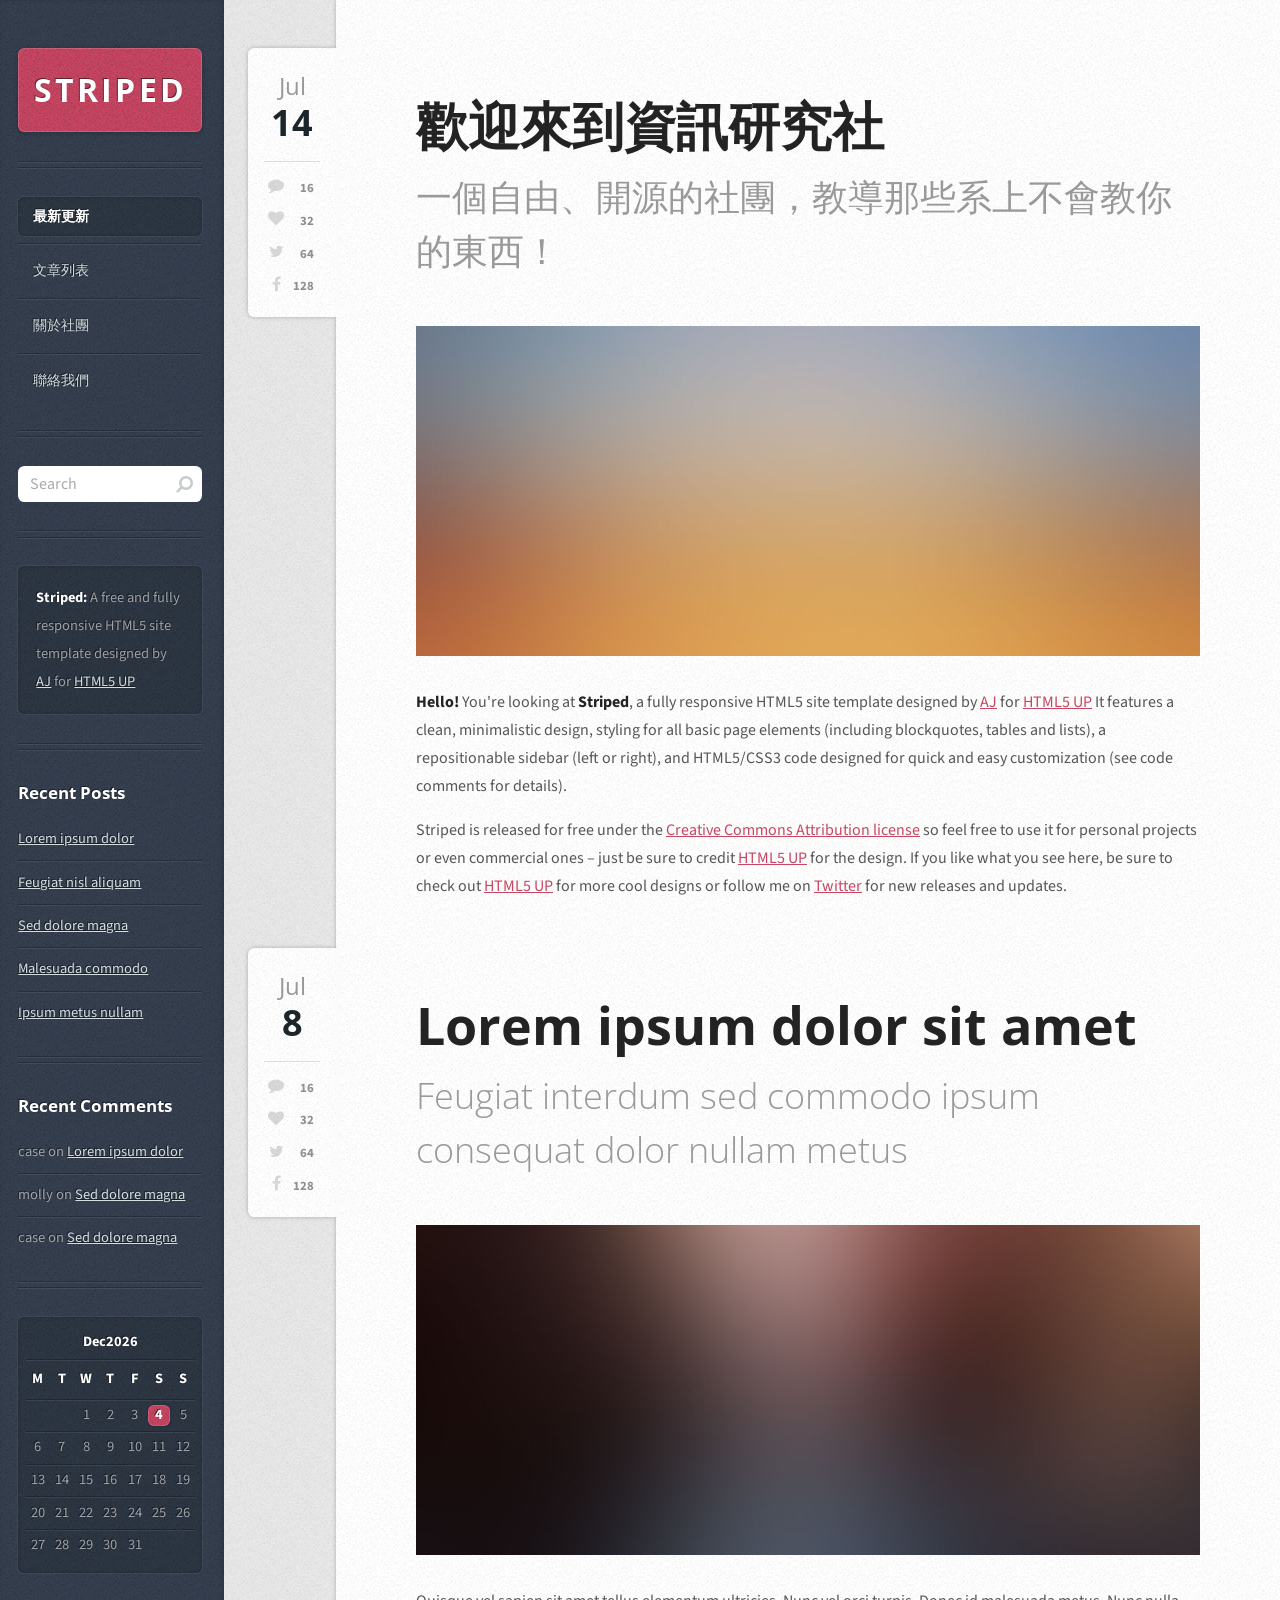
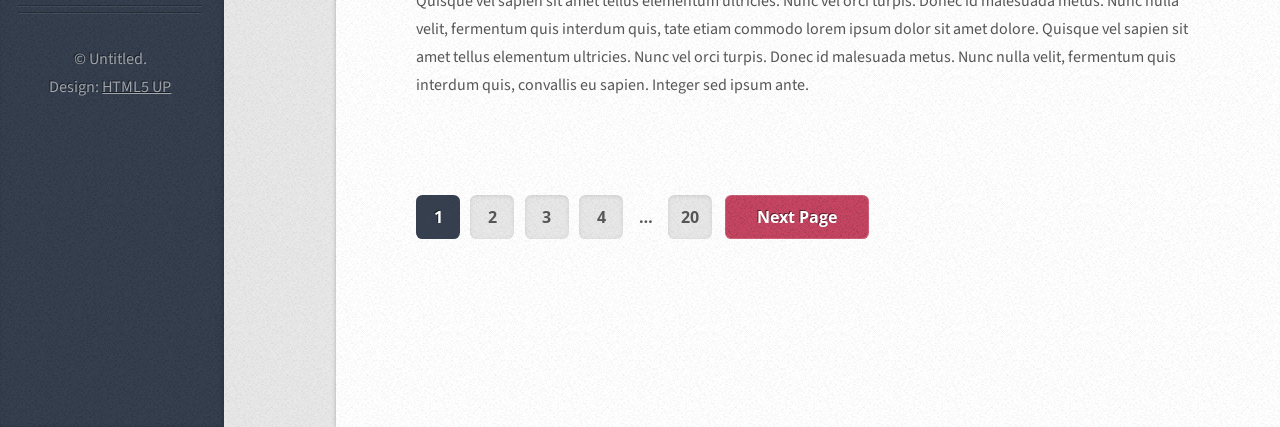
<file: index.html>
<!DOCTYPE HTML>
<!--
	Striped by HTML5 UP
	html5up.net | @n33co
	Free for personal and commercial use under the CCA 3.0 license (html5up.net/license)
-->
<html>
	<head>
		<title>大同大學資訊創意研究社</title>
		<meta http-equiv="content-type" content="text/html; charset=utf-8" />
		<meta name="description" content="" />
		<meta name="keywords" content="" />
		<!--[if lte IE 8]><script src="css/ie/html5shiv.js"></script><![endif]-->
		<script src="js/jquery.min.js"></script>
		<script src="js/skel.min.js"></script>
		<script src="js/skel-layers.min.js"></script>
		<script src="js/init.js"></script>
		<script src="js/calendar.js"></script>
		<noscript>
			<link rel="stylesheet" href="css/skel.css" />
			<link rel="stylesheet" href="css/style.css" />
			<link rel="stylesheet" href="css/style-desktop.css" />
			<link rel="stylesheet" href="css/style-wide.css" />
		</noscript>
		<!--[if lte IE 8]><link rel="stylesheet" href="css/ie/v8.css" /><![endif]-->
	</head>
	<!--
		Note: Set the body element's class to "left-sidebar" to position the sidebar on the left.
		Set it to "right-sidebar" to, you guessed it, position it on the right.
	-->
	<body class="left-sidebar" onload="calendar()">

		<!-- Wrapper -->
			<div id="wrapper">

				<!-- Content -->
					<div id="content">
						<div class="inner">
					
							<!-- Post -->
								<article class="box post post-excerpt">
									<header>
										<!--
											Note: Titles and subtitles will wrap automatically when necessary, so don't worry
											if they get too long. You can also remove the <p> entirely if you don't
											need a subtitle.
										-->
										<h2><a href="#">歡迎來到資訊研究社</a></h2>
										<p>一個自由、開源的社團，教導那些系上不會教你的東西！</p>
									</header>
									<div class="info">
										<!--
											Note: The date should be formatted exactly as it's shown below. In particular, the
											"least significant" characters of the month should be encapsulated in a <span>
											element to denote what gets dropped in 1200px mode (eg. the "uary" in "January").
											Oh, and if you don't need a date for a particular page or post you can simply delete
											the entire "date" element.
											
										-->
										<span class="date"><span class="month">Jul<span>y</span></span> <span class="day">14</span><span class="year">, 2014</span></span>
										<!--
											Note: You can change the number of list items in "stats" to whatever you want.
										-->
										<ul class="stats">
											<li><a href="#" class="icon fa-comment">16</a></li>
											<li><a href="#" class="icon fa-heart">32</a></li>
											<li><a href="#" class="icon fa-twitter">64</a></li>
											<li><a href="#" class="icon fa-facebook">128</a></li>
										</ul>
									</div>
									<a href="#" class="image featured"><img src="images/pic01.jpg" alt="" /></a>
									<p>
										<strong>Hello!</strong> You're looking at <strong>Striped</strong>, a fully responsive HTML5 site template designed by <a href="http://n33.co">AJ</a>
										for <a href="http://html5up.net">HTML5 UP</a> It features a clean, minimalistic design, styling for all basic page elements (including blockquotes, tables and lists), a
										repositionable sidebar (left or right), and HTML5/CSS3 code designed for quick and easy customization (see code comments for details).
									</p>
									<p>
										Striped is released for free under the <a href="http://html5up.net/license">Creative Commons Attribution license</a> so feel free to use it for personal projects
										or even commercial ones &ndash; just be sure to credit <a href="http://html5up.net">HTML5 UP</a> for the design. If you like what you see here, be sure to check out
										<a href="http://html5up.net">HTML5 UP</a> for more cool designs or follow me on <a href="http://twitter.com/n33co">Twitter</a> for new releases and updates.
									</p>
								</article>
						
							<!-- Post -->
								<article class="box post post-excerpt">
									<header>
										<h2><a href="#">Lorem ipsum dolor sit amet</a></h2>
										<p>Feugiat interdum sed commodo ipsum consequat dolor nullam metus</p>
									</header>
									<div class="info">
										<span class="date"><span class="month">Jul<span>y</span></span> <span class="day">8</span><span class="year">, 2014</span></span>
										<ul class="stats">
											<li><a href="#" class="icon fa-comment">16</a></li>
											<li><a href="#" class="icon fa-heart">32</a></li>
											<li><a href="#" class="icon fa-twitter">64</a></li>
											<li><a href="#" class="icon fa-facebook">128</a></li>
										</ul>
									</div>
									<a href="#" class="image featured"><img src="images/pic02.jpg" alt="" /></a>
									<p>
										Quisque vel sapien sit amet tellus elementum ultricies. Nunc vel orci turpis. Donec id malesuada metus. 
										Nunc nulla velit, fermentum quis interdum quis, tate etiam commodo lorem ipsum dolor sit amet dolore. 
										Quisque vel sapien sit amet tellus elementum ultricies. Nunc vel orci turpis. Donec id malesuada metus. 
										Nunc nulla velit, fermentum quis interdum quis, convallis eu sapien. Integer sed ipsum ante.
									</p>
								</article>

							<!-- Pagination -->
								<div class="pagination">
									<!--<a href="#" class="button previous">Previous Page</a>-->
									<div class="pages">
										<a href="#" class="active">1</a>
										<a href="#">2</a>
										<a href="#">3</a>
										<a href="#">4</a>
										<span>&hellip;</span>
										<a href="#">20</a>
									</div>
									<a href="#" class="button next">Next Page</a>
								</div>

						</div>
					</div>

				<!-- Sidebar -->
					<div id="sidebar">
					
						<!-- Logo -->
							<h1 id="logo"><a href="#">STRIPED</a></h1>
					
						<!-- Nav -->
							<nav id="nav">
								<ul>
									<li class="current"><a href="#">最新更新</a></li>
									<li><a href="#">文章列表</a></li>
									<li><a href="#">關於社團</a></li>
									<li><a href="#">聯絡我們</a></li>
								</ul>
							</nav>

						<!-- Search -->
							<section class="box search">
								<form method="post" action="#">
									<input type="text" class="text" name="search" placeholder="Search" />
								</form>
							</section>
					
						<!-- Text -->
							<section class="box text-style1">
								<div class="inner">
									<p>
										<strong>Striped:</strong> A free and fully responsive HTML5 site
										template designed by <a href="http://n33.co/">AJ</a> for <a href="http://html5up.net/">HTML5 UP</a>
									</p>
								</div>
							</section>
					
						<!-- Recent Posts -->
							<section class="box recent-posts">
								<header>
									<h2>Recent Posts</h2>
								</header>
								<ul>
									<li><a href="#">Lorem ipsum dolor</a></li>
									<li><a href="#">Feugiat nisl aliquam</a></li>
									<li><a href="#">Sed dolore magna</a></li>
									<li><a href="#">Malesuada commodo</a></li>
									<li><a href="#">Ipsum metus nullam</a></li>
								</ul>
							</section>
					
						<!-- Recent Comments -->
							<section class="box recent-comments">
								<header>
									<h2>Recent Comments</h2>
								</header>
								<ul>
									<li>case on <a href="#">Lorem ipsum dolor</a></li>
									<li>molly on <a href="#">Sed dolore magna</a></li>
									<li>case on <a href="#">Sed dolore magna</a></li>
								</ul>
							</section>
					
						<!-- Calendar -->
							<section class="box calendar">
								<div class="inner">
								</div>
							</section>
						
						<!-- Copyright -->
							<ul id="copyright">
								<li>&copy; Untitled.</li><li>Design: <a href="http://html5up.net">HTML5 UP</a></li>
							</ul>

					</div>

			</div>

	</body>
</html>
</file>
<file: css/skel.css>
/* Resets (http://meyerweb.com/eric/tools/css/reset/ | v2.0 | 20110126 | License: none (public domain)) */

	html,body,div,span,applet,object,iframe,h1,h2,h3,h4,h5,h6,p,blockquote,pre,a,abbr,acronym,address,big,cite,code,del,dfn,em,img,ins,kbd,q,s,samp,small,strike,strong,sub,sup,tt,var,b,u,i,center,dl,dt,dd,ol,ul,li,fieldset,form,label,legend,table,caption,tbody,tfoot,thead,tr,th,td,article,aside,canvas,details,embed,figure,figcaption,footer,header,hgroup,menu,nav,output,ruby,section,summary,time,mark,audio,video{margin:0;padding:0;border:0;font-size:100%;font:inherit;vertical-align:baseline;}article,aside,details,figcaption,figure,footer,header,hgroup,menu,nav,section{display:block;}body{line-height:1;}ol,ul{list-style:none;}blockquote,q{quotes:none;}blockquote:before,blockquote:after,q:before,q:after{content:'';content:none;}table{border-collapse:collapse;border-spacing:0;}body{-webkit-text-size-adjust:none}

/* Box Model */

	*, *:before, *:after {
		-moz-box-sizing: border-box;
		-webkit-box-sizing: border-box;
		box-sizing: border-box;
	}

/* Container */

	body {
		/* min-width: (containers) */
		min-width: 1200px;
	}

	.container {
		margin-left: auto;
		margin-right: auto;
		
		/* width: (containers) */
		width: 1200px;
	}

	/* Modifiers */
	
		.container.small {
			/* width: (containers) * 0.75; */
			width: 900px;
		}

		.container.big {
			width: 100%;

			/* max-width: (containers) * 1.25; */
			max-width: 1500px;

			/* min-width: (containers); */
			min-width: 1200px;
		}

/* Grid */

	.\31 2u { width: 100% }
	.\31 1u { width: 91.6666666667% }
	.\31 0u { width: 83.3333333333% }
	.\39 u { width: 75% }
	.\38 u { width: 66.6666666667% }
	.\37 u { width: 58.3333333333% }
	.\36 u { width: 50% }
	.\35 u { width: 41.6666666667% }
	.\34 u { width: 33.3333333333% }
	.\33 u { width: 25% }
	.\32 u { width: 16.6666666667% }
	.\31 u { width: 8.3333333333% }
	.\-11u { margin-left: 91.6666666667% }
	.\-10u { margin-left: 83.3333333333% }
	.\-9u { margin-left: 75% }
	.\-8u { margin-left: 66.6666666667% }
	.\-7u { margin-left: 58.3333333333% }
	.\-6u { margin-left: 50% }
	.\-5u { margin-left: 41.6666666667% }
	.\-4u { margin-left: 33.3333333333% }
	.\-3u { margin-left: 25% }
	.\-2u { margin-left: 16.6666666667% }
	.\-1u { margin-left: 8.3333333333% }

	/* Rows */

		.row > * {
			float: left;
		}

		.row:after {
			content: '';
			display: block;
			clear: both;
			height: 0;
		}

		.row:first-child > * {
			padding-top: 0 !important;
		}

		.row.uniform > * > :first-child {
			margin-top: 0;
		}

		.row.uniform > * > :last-child {
			margin-bottom: 0;
		}

		/* Normal */

			.row > * {
				/* padding-left: (gutters) */
				padding-left: 40px;
			}

			.row + .row > * {
				/* padding: (gutters) 0 0 (gutters) */
				padding: 40px 0 0 40px;
			}

			.row {
				/* margin-left: -(gutters) */
				margin-left: -40px;
			}

			.row + .row.uniform > * {
				/* padding: (gutters.vertical) 0 0 (gutters.vertical) */
				padding: 40px 0 0 40px;
			}

		/* Flush */

			.row.flush > * {
				padding-left: 0;
			}

			.row + .row.flush > * {
				padding: 0;
			}

			.row.flush {
				margin-left: 0;
			}

			.row + .row.uniform.flush > * {
				padding: 0;
			}

		/* Quarter */

			.row.quarter > * {
				/* padding-left: (gutters * 0.25) */
				padding-left: 10px;
			}

			.row + .row.quarter > * {
				/* padding: (gutters * 0.25) 0 0 (gutters * 0.25) */
				padding: 10px 0 0 10px;
			}

			.row.quarter {
				/* margin-left: -(gutters * 0.25) */
				margin-left: -10px;
			}

			.row + .row.uniform.quarter > * {
				/* padding: (gutters.vertical * 0.25) 0 0 (gutters.vertical * 0.25) */
				padding: 10px 0 0 10px;
			}

		/* Half */

			.row.half > * {
				/* padding-left: (gutters * 0.5) */
				padding-left: 20px;
			}

			.row + .row.half > * {
				/* padding: (gutters * 0.5) 0 0 (gutters * 0.5) */
				padding: 20px 0 0 20px;
			}

			.row.half {
				/* margin-left: -(gutters * 0.5) */
				margin-left: -20px;
			}

			.row + .row.uniform.half > * {
				/* padding: (gutters.vertical * 0.5) 0 0 (gutters.vertical * 0.5) */
				padding: 20px 0 0 20px;
			}

		/* One and (a) Half */

			.row.oneandhalf > * {
				/* padding-left: (gutters * 1.5) */
				padding-left: 60px;
			}

			.row + .row.oneandhalf > * {
				/* padding: (gutters * 1.5) 0 0 (gutters * 1.5) */
				padding: 60px 0 0 60px;
			}

			.row.oneandhalf {
				/* margin-left: -(gutters * 1.5) */
				margin-left: -60px;
			}

			.row + .row.uniform.oneandhalf > * {
				/* padding: (gutters.vertical * 1.5) 0 0 (gutters.vertical * 1.5) */
				padding: 60px 0 0 60px;
			}

		/* Double */

			.row.double > * {
				/* padding-left: (gutters * 2) */
				padding-left: 80px;
			}

			.row + .row.double > * {
				/* padding: (gutters * 2) 0 0 (gutters * 2) */
				padding: 80px 0 0 80px;
			}

			.row.double {
				/* margin-left: -(gutters * 2) */
				margin-left: -80px;
			}
			
			.row + .row.uniform.double > * {
				/* padding: (gutters.vertical * 2) 0 0 (gutters.vertical * 2) */
				padding: 80px 0 0 80px;
			}
</file>
<file: css/style-desktop.css>
/*
	Striped by HTML5 UP
	html5up.net | @n33co
	Free for personal and commercial use under the CCA 3.0 license (html5up.net/license)
*/

/*********************************************************************************/
/* Basic                                                                         */
/*********************************************************************************/

	body
	{
		height: 100%;
	}
	
	body,input,textarea,select
	{
		line-height: 1.75em;
	}

	h2
	{
		font-size: 1.2em;
	}

	h3, h4, h5, h6
	{
		font-size: 1em;
	}

	/* Button */

		input[type="button"],
		input[type="submit"],
		input[type="reset"],
		.button
		{
			display: inline-block;
			padding: 0.5em 2em 0.5em 2em;
		}
		
			input[type="button"].small,
			input[type="submit"].small,
			input[type="reset"].small,
			.button.small
			{
				font-size: 0.85em;
				padding: 0.35em 1.5em 0.35em 1.5em;
			}
		
			input[type="button"].big,
			input[type="submit"].big,
			input[type="reset"].big,
			.button.big
			{
				font-size: 1.25em;
				padding: 0.75em 2em 0.75em 2em;
			}
		
			input[type="button"].huge,
			input[type="submit"].huge,
			input[type="reset"].huge,
			.button.huge
			{
				font-size: 1.5em;
				padding: 0.75em 2em 0.75em 2em;
			}

	/* Pagination */

		.pagination
		{
			padding: 3em 0 0 0;
		}

			.pagination .pages
			{
			}

			.pagination .previous
			{
				margin-right: 0.6em;
			}

			.pagination .next
			{
				margin-left: 0.2em;
			}

			.pagination .pages a
			{
				width: 2.75em;
				height: 2.75em;
				line-height: 2.75em;
			}
			
			.pagination .button
			{
				height: 2.75em;
				padding-top: 0;
				padding-bottom: 0;
				line-height: 2.75em;
			}

	/* Box */

		.box
		{
		}

			.box.post
			{
			}

				.box.post .info
				{
				}

					.box.post .info .stats
					{
					}
					
						.box.post .info .stats li a
						{
							border-radius: 0.4em;
							opacity: 0.5;
							-moz-transition: opacity .25s ease-in-out, background-color .25s ease-in-out;
							-webkit-transition: opacity .25s ease-in-out, background-color .25s ease-in-out;
							-o-transition: opacity .25s ease-in-out, background-color .25s ease-in-out;
							-ms-transition: opacity .25s ease-in-out, background-color .25s ease-in-out;
							transition: opacity .25s ease-in-out, background-color .25s ease-in-out;
						}

							.box.post .info .stats li:hover a
							{
								background-color: #f4f4f4;
								opacity: 1.0;
							}
		
/*********************************************************************************/
/* Logo                                                                          */
/*********************************************************************************/

	#logo
	{
		font-family: 'Open Sans Condensed', sans-serif;
		font-weight: 700;
		font-size: 2em;
		letter-spacing: 0.1em;
	}
	
		#logo a
		{
			display: block;
			background-color: #c94663;
			background-image: url('images/bg01.png');
			padding: 0.875em 0.25em;
			border-radius: 0.2em;
			text-align: center;
			box-shadow: inset 0px 0px 0px 1px rgba(255,255,255,0.15), 0 0.025em 0.15em 0em rgba(0,0,0,0.25);
			text-decoration: none;
			color: #fff;
		}

/*********************************************************************************/
/* Content                                                                       */
/*********************************************************************************/
		
	#content
	{
		box-shadow: 0 0 0.25em 0em rgba(0,0,0,0.25);
	}

		#content > .inner
		{
			/*
				This sets an upper limit on your page content to prevent it
				from looking insane on really wide displays. It's currently set
				to the width of the sample post images, but you can change it to
				whatever you like (or remove it entirely).
			*/
			max-width: 1038px;
			padding-bottom: 2em;
		}

/*********************************************************************************/
/* Sidebar                                                                       */
/*********************************************************************************/
		
	#sidebar
	{
		position: absolute;
		top: 0;
		padding: 3em 1.35em 1em 1.15em;
		width: 14em; /* = whatever you want */
		background: #364050 url('images/bg01.png');
		box-shadow: inset -0.1em 0em 0.35em 0em rgba(0,0,0,0.15);
	}

		body.left-sidebar #sidebar
		{
			left: 0;
		}
	
		body.right-sidebar #sidebar
		{
			right: 0;
		}

/*********************************************************************************/
/* Copyright                                                                     */
/*********************************************************************************/

	#copyright
	{
		margin: 2em 0 0 0;
		text-align: center;
	}

		#copyright p
		{
			font-size: 0.8em;
			line-height: 2em;
		}
	
		#copyright:before
		{
			height: 0.5em;
			margin: 0 0 2em 0;
		}
</file>
<file: css/style-wide.css>
/*
	Striped by HTML5 UP
	html5up.net | @n33co
	Free for personal and commercial use under the CCA 3.0 license (html5up.net/license)
*/

/*********************************************************************************/
/* Basic                                                                         */
/*********************************************************************************/

	body
	{
		min-width: 1200px;
	}
	
	body,input,textarea,select
	{
		font-size: 12pt;
	}

	/* Box */

		.box
		{
		}

			.box.post
			{
			}
			
				.box.post h2
				{
					font-size: 3.25em;
					line-height: 1.25em;
				}

				.box.post header
				{
					padding: 2.75em 0 0 0;
					margin: 0 0 3em 0;
				}

					.box.post header > p
					{
						font-size: 2.25em;
						line-height: 1.5em;
						position: relative;
						top: -0.65em;
						margin-bottom: -0.65em;
					}

				.box.post .info
				{
					position: absolute;
					width: 5.5em;
					overflow: hidden;
					background-color: #fff;
					background-image: url('images/bg02.png');
					left: -10.5em;
					top: 0;
					padding: 1.5em 1em 1.5em 1em;
					border-top-left-radius: 0.4em;
					border-bottom-left-radius: 0.4em;
					box-shadow: 0.25em 0 0 0 #fbfbfb, 0 0 0.25em 0em rgba(0,0,0,0.25);
				}

					.box.post .info .date
					{
						position: relative;
						z-index: 1;
						font-family: 'Open Sans Condensed', sans-serif;
						font-weight: 400;
						text-align: center;
						display: block;
						font-size: 1.5em;
						color: #999;
						border-bottom: solid 1px #ddd;
						padding: 0 0 1em 0;
						margin: 0 0 0.75em 0;
					}

						.box.post .info .date .year,
						.box.post .info .date .month span
						{
							display: none;
						}
					
						.box.post .info .date .day
						{
							display: block;
							margin: 0.25em 0 0 0;
							font-size: 1.5em;
							font-weight: 700;
							color: #1b252a;
						}
				
					.box.post .info .stats
					{
						position: relative;
						z-index: 1;
					}
					
						.box.post .info .stats li
						{
							margin: 1.25em 0 0 0;
						}
						
						.box.post .info .stats li a
						{
							position: relative;
							display: block;
							text-align: right;
							padding: 0 0.5em 0 0.5em;
						}
						
							.box.post .info .stats li a:before
							{
								position: absolute;
								left: 0;
								top: 50%;
								margin-top: -0.5em;
								font-size: 16px;
								width: 1.5em;
								text-align: center;
								opacity: 0.35;
							}

/*********************************************************************************/
/* Content                                                                       */
/*********************************************************************************/
		
	#content
	{
		padding: 3em 5em 8em 5em;
	}

		body.left-sidebar #content
		{
			margin-left: 21em; /* = sidebar width + 7 */
		}
		
		body.right-sidebar #content
		{
			margin-right: 14em; /* = sidebar width */
			margin-left: 7em;
		}
</file>
<file: css/ie/v8.css>
/*
	Striped by HTML5 UP
	html5up.net | @n33co
	Free for personal and commercial use under the CCA 3.0 license (html5up.net/license)
*/

/*********************************************************************************/
/* Basic                                                                         */
/*********************************************************************************/

	form input[type="text"],
	form input[type="email"],
	form input[type="password"],			
	form select,
	form textarea,
	input[type="button"],
	input[type="submit"],
	input[type="reset"],
	.button,
	.pagination .pages a,
	.box.calendar td a,
	.box.calendar td span,
	.box.text-style1 .inner,
	#nav li a,
	.box.post .info .stats li a,
	#logo
	{
		position: relative;
		box-shadow: none !important;
		-ms-behavior: url('css/ie/PIE.htc');
	}
	
	.box.post .info {
		box-shadow: none !important;
		-ms-behavior: url('css/ie/PIE.htc');
	}
</file>
<file: css/style.css>
@charset 'UTF-8';
@import url("font-awesome.min.css");
@import url("http://fonts.googleapis.com/css?family=Source+Sans+Pro:400,400italic,700|Open+Sans+Condensed:300,700");

/*
	Striped by HTML5 UP
	html5up.net | @n33co
	Free for personal and commercial use under the CCA 3.0 license (html5up.net/license)
*/

/*********************************************************************************/
/* Basic                                                                         */
/*********************************************************************************/

	body
	{
		background-color: #e8e8e8;
		background-image: url('images/bg02.png');
	}

		body.is-loading * {
			-moz-transition: none !important;
			-webkit-transition: none !important;
			-o-transition: none !important;
			-ms-transition: none !important;
			transition: none !important;
			-moz-animation: none !important;
			-webkit-animation: none !important;
			-o-animation: none !important;
			-ms-animation: none !important;
			animation: none !important;
		}

	body,input,textarea,select
	{
		font-family: 'Source Sans Pro', sans-serif;
		font-weight: 400;
		color: #565656;
	}

	a
	{
		color: #c94663;
	}

	strong, b
	{
		font-weight: 700;
		color: #232323;
	}

	h2,h3,h4,h5,h6
	{
		font-family: 'Open Sans Condensed', sans-serif;
		font-weight: 700;
		color: #232323;
	}

	h2 a, h4 a, h5 a, h6 a
	{
		text-decoration: none;
		color: inherit;
	}
	
	blockquote
	{
		border-left: solid 5px #ddd;
		padding: 1em 0 1em 2em;
		font-style: italic;
	}
	
	em, i
	{
		font-style: italic;
	}
	
	hr
	{
		border: 0;
		border-top: solid 1px #ddd;
		padding: 1.5em 0 0 0;
		margin: 1.75em 0 0 0;
	}
	
	sub
	{
		position: relative;
		top: 0.5em;
		font-size: 0.8em;
	}
	
	sup
	{
		position: relative;
		top: -0.5em;
		font-size: 0.8em;
	}

	br.clear
	{
		clear: both;
	}
	
	p, ul, ol, dl, table
	{
		margin-bottom: 1em;
	}
	
	/* Table */
	
		table
		{
			width: 100%;
		}
		
		table.default
		{
		}
		
			table.default tbody tr:nth-child(2n+2)
			{
				background: #f4f4f4;
			}
			
			table.default td
			{
				padding: 0.5em 1em 0.5em 1em;
			}
			
			table.default th
			{
				text-align: left;
				font-weight: 700;
				padding: 0.75em 1em 0.75em 1em;
			}
		
			table.default thead
			{
				border-bottom: solid 1px #ddd;
			}
			
			table.default tfoot
			{
				border-top: solid 1px #ddd;
				background: #eee;
			}
			
			table.default tbody
			{
			}

	/* Form */
		
		form
		{
		}
		
			form label
			{
				font-family: 'Open Sans Condensed', sans-serif;
				font-weight: 700;
				color: #232323;
				margin: 0 0 0.75em 0;
			}
		
			form input[type="text"],
			form input[type="email"],
			form input[type="password"],			
			form select,
			form textarea
			{
				display: block;
				border-radius: 0.4em;
				-webkit-appearance: none;
				border: solid 1px #ddd;
				padding: 0.5em 0.75em;
				width: 100%;
				line-height: 1.25em;
			}

			form input[type="text"]:focus,
			form input[type="email"]:focus,
			form input[type="password"]:focus,
			form select:focus,
			form textarea:focus
			{
				box-shadow: 0px 0px 2px 2px #c94663;
			}

			form ::-webkit-input-placeholder
			{
				color: #aaa;
			}

			form :-moz-placeholder
			{
				color: #aaa;
			}

			form ::-moz-placeholder
			{
				color: #aaa;
			}

			form :-ms-input-placeholder
			{
				color: #aaa;
			}
		
	/* Section/Article */
	
		header
		{
			margin: 0 0 2em 0;
		}

			header > p
			{
				font-family: 'Open Sans Condensed', sans-serif;
				font-weight: 300;
				display: block;
				margin-top: 1em;
				color: #999;
			}

		section,
		article
		{
			margin-bottom: 3em;
		}
		
			section > :last-child,
			article > :last-child
			{
				margin-bottom: 0;
			}

			section > .inner > :last-child,
			article > .inner > :last-child
			{
				margin-bottom: 0;
			}

			section:last-child,
			article:last-child
			{
				margin-bottom: 0;
			}

	/* Image */

		.image
		{
			display: inline-block;
		}
		
			.image img
			{
				display: block;
				width: 100%;
			}

			.image.fit
			{
				display: block;
				width: 100%;
			}
			
			.image.featured
			{
				display: block;
				width: 100%;
				margin: 0 0 2em 0;
			}
			
			.image.left
			{
				float: left;
				margin: 0 2em 2em 0;
			}
			
			.image.centered
			{
				display: block;
				margin: 0 0 2em 0;
			}

				.image.centered img
				{
					margin: 0 auto;
					width: auto;
				}
	
	/* Button */

		input[type="button"],
		input[type="submit"],
		input[type="reset"],
		.button
		{
			cursor: pointer;
			background-color: #c94663;
			background-image: url('images/bg01.png');
			border-radius: 0.4em;
			text-align: center;
			box-shadow: inset 0px 0px 0px 1px rgba(255,255,255,0.15);
			color: #fff;
			font-family: 'Open Sans Condensed', sans-serif;
			font-weight: 700;
			text-decoration: none;
			-moz-transition: background-color .25s ease-in-out, color .25s ease-in-out;
			-webkit-transition: background-color .25s ease-in-out, color .25s ease-in-out;
			-o-transition: background-color .25s ease-in-out, color .25s ease-in-out;
			-ms-transition: background-color .25s ease-in-out, color .25s ease-in-out;
			transition: background-color .25s ease-in-out, color .25s ease-in-out;
			text-shadow: -1px -1px 0px rgba(0,0,0,0.5);
		}

			input[type="button"]:disabled,
			input[type="submit"]:disabled,
			input[type="reset"]:disabled,
			input[type="button"].disabled,
			input[type="submit"].disabled,
			input[type="reset"].disabled,
			.button.disabled
			{
				opacity: 0.35;
				cursor: default;
			}

			input[type="button"]:hover,
			input[type="submit"]:hover,
			input[type="reset"]:hover,
			.button:hover
			{
				background-color: #d95673;
			}
			
			input[type="button"]:active,
			input[type="submit"]:active,
			input[type="reset"]:active,
			.button:active
			{
				background-color: #b93653;
			}
		
			input[type="button"].alt,
			input[type="submit"].alt,
			input[type="reset"].alt,
			.button.alt
			{
				background-color: #364050;
			}

				input[type="button"].alt:hover,
				input[type="submit"].alt:hover,
				input[type="reset"].alt:hover,
				.button.alt:hover
				{
					background-color: #465060;
				}
				
				input[type="button"].alt:active,
				input[type="submit"].alt:active,
				input[type="reset"].alt:active,
				.button.alt:active
				{
					background-color: #263040;
				}
	
	/* List */
	
		ul.default
		{
			list-style: disc;
			padding-left: 1em;
		}
		
			ul.default li
			{
				padding-left: 0.5em;
			}
		
		ol.default
		{
			list-style: decimal;
			padding-left: 1.25em;
		}

			ol.default li
			{
				padding-left: 0.25em;
			}

	/* Pagination */

		.pagination
		{
		}
		
			.pagination .pages
			{
				display: inline-block;
				font-family: 'Open Sans Condensed', sans-serif;
				font-weight: 700;
			}
			
				.pagination .pages span
				{
					display: inline-block;
					width: 1.5em;
					text-align: center;
					margin: 0 0.4em 0 0;
				}
		
				.pagination .pages a
				{
					cursor: pointer;
					display: inline-block;
					text-align: center;
					text-decoration: none;
					color: inherit;
					background-color: #e8e8e8;
					background-image: url('images/bg02.png');
					color: #565656;
					margin: 0 0.4em 0 0;
					border-radius: 0.4em;
					-moz-transition: background-color .25s ease-in-out;
					-webkit-transition: background-color .25s ease-in-out;
					-o-transition: background-color .25s ease-in-out;
					-ms-transition: background-color .25s ease-in-out;
					transition: background-color .25s ease-in-out;
					box-shadow: inset 0 0.075em 0.25em 0 rgba(0,0,0,0.1);
				}
			
				.pagination .pages a:hover
				{
					background-color: #dadada;
				}

				.pagination .pages a.active
				{
					background-color: #364050;
					color: #fff;
					box-shadow: none;
					text-shadow: -1px -1px 0px rgba(0,0,0,0.5);
				}

	/* Box */

		.box
		{
		}

			.box.calendar
			{
			}

				.box.calendar .inner
				{
					position: relative;
					background-color: #272E39;
					background-color: rgba(0,0,0,0.15);
					border-radius: 0.4em;
					padding: 0.75em 0.5em 0.75em 0.5em;
					box-shadow: 0 0 0 1px rgba(255,255,255,0.05), inset 0 0 0.25em 0 rgba(0,0,0,0.25);
				}
				
				.box.calendar caption
				{
					font-weight: 700;
					color: #fff;
					margin: 0 0 0.25em 0;
				}

				.box.calendar table
				{
					margin: 0 auto;
				}

				.box.calendar tr
				{
				}

				.box.calendar td,
				.box.calendar th
				{
					cursor: default;
					padding: 0.35em 0 0.35em 0;
					border-top: solid 1px rgba(0,0,0,0.25);
					box-shadow: inset 0px 1px 0px 0px rgba(255,255,255,0.075);
				}

				.box.calendar th
				{
					font-weight: 700;
					color: #fff;
				}
				
				.box.calendar td a,
				.box.calendar td span
				{
					display: block;
					margin: 0 auto;
					width: 1.5em;
					height: 1.5em;
					text-align: center;
					line-height: 1.4em;
					border-radius: 0.4em;
					-moz-transition: background-color .25s ease-in-out;
					-webkit-transition: background-color .25s ease-in-out;
					-o-transition: background-color .25s ease-in-out;
					-ms-transition: background-color .25s ease-in-out;
					transition: background-color .25s ease-in-out;
					text-decoration: none;
				}

				.box.calendar td a
				{
					color: #fff;
					font-weight: 700;
				}

				.box.calendar td a:hover
				{
					background-color: rgba(200,225,255,0.1);
					color: #fff;
				}
				
				.box.calendar td.today a
				{
					background-color: #c94663;
					background-image: url('images/bg01.png');
					box-shadow: inset 0px 0px 0px 1px rgba(255,255,255,0.15), 0 0.025em 0.15em 0em rgba(0,0,0,0.25);
					color: #fff !important;
				}
				
			.box.post
			{
				position: relative;
			}
			
				.box.post .info
				{
				}
				
					.box.post .info .stats
					{
						margin: 0;
						cursor: default;
					}
					
					.box.post .info .stats a
					{
						font-size: 0.8em;
						text-decoration: none;
						color: #232323;
						font-weight: 700;
						line-height: 1em;
					}
			
			.box.recent-posts,
			.box.recent-comments
			{
			}

				.box.recent-posts li,
				.box.recent-comments li
				{
					border-top: solid 1px rgba(0,0,0,0.25);
					box-shadow: inset 0px 1px 0px 0px rgba(255,255,255,0.075);
					padding: 0.5em 0 0.5em 0;
				}

				.box.recent-posts li:first-child,
				.box.recent-comments li:first-child
				{
					border-top: 0;
					box-shadow: none;
					padding-top: 0;
				}

				.box.recent-posts li:last-child,
				.box.recent-comments li:last-child
				{
					padding-bottom: 0;
				}

			.box.search
			{
			}

				.box.search form
				{
					position: relative;
				}
			
					.box.search form input
					{
						position: relative;
						padding-right: 34px;
					}
					
					.box.search form:before
					{
						display:inline-block;
						font-family: FontAwesome;
						font-size: 18px;
						text-decoration: none;
						font-style: normal;
						font-weight: normal;
						-webkit-font-smoothing:antialiased;
						-moz-osx-font-smoothing:grayscale;
						content: '\f002';
						
						filter:progid:DXImageTransform.Microsoft.BasicImage(rotation=0, mirror=1);
						-webkit-transform:scale(-1, 1);
						-moz-transform:scale(-1, 1);
						-ms-transform:scale(-1, 1);
						-o-transform:scale(-1, 1);
						transform:scale(-1, 1);
						
						position: absolute;
						right: 0.5em;
						top: 0.25em;
						z-index: 1;
						text-shadow: none;
						color: #c8ccce;
					}

			.box.text-style1
			{
			}

				.box.text-style1 .inner
				{
					position: relative;
					background-color: #272E39;
					background-color: rgba(0,0,0,0.15);
					border-radius: 0.4em;
					padding: 1.25em;
					box-shadow: 0 0 0 1px rgba(255,255,255,0.05), inset 0 0 0.25em 0 rgba(0,0,0,0.25);
				}	

/*********************************************************************************/
/* Icons                                                                         */
/*********************************************************************************/

	.icon {
		position: relative;
		text-decoration: none;
	}

		.icon:before {
			-moz-osx-font-smoothing: grayscale;
			-webkit-font-smoothing: antialiased;
			font-family: FontAwesome;
			font-style: normal;
			font-weight: normal;
			text-transform: none !important;
		}

		.icon > .label {
			display: none;
		}

/*********************************************************************************/
/* Wrapper                                                                       */
/*********************************************************************************/

	#wrapper
	{
		position: relative;
	}

/*********************************************************************************/
/* Nav                                                                           */
/*********************************************************************************/

	#nav
	{
	}

		#nav > ul > li > ul
		{
			display: none;
		}

		#nav ul
		{
			margin: 0;
		}

		#nav li
		{
			border-top: solid 1px rgba(0,0,0,0.25);
			box-shadow: inset 0px 1px 0px 0px rgba(255,255,255,0.075);
			padding: 0.5em 0 0.5em 0;
		}
		
		#nav li:first-child
		{
			border: 0;
			box-shadow: none;
			padding-top: 0;
		}

		#nav li:last-child
		{
			padding-bottom: 0;
		}

		#nav li a
		{
			display: block;
			padding: 0.4em 1em 0.4em 1em;
			text-decoration: none;
			border-radius: 0.4em;
			outline: 0;
			-moz-transition: background-color .25s ease-in-out, color .25s ease-in-out;
			-webkit-transition: background-color .25s ease-in-out, color .25s ease-in-out;
			-o-transition: background-color .25s ease-in-out, color .25s ease-in-out;
			-ms-transition: background-color .25s ease-in-out, color .25s ease-in-out;
			transition: background-color .25s ease-in-out, color .25s ease-in-out;
		}

		#nav li.current a
		{
			background-color: #272E39 !important;
			background-color: rgba(0,0,0,0.15) !important;
			box-shadow: 0 0 0 1px rgba(255,255,255,0.05), inset 0 0 0.25em 0 rgba(0,0,0,0.25);
			font-weight: 700;
			color: #fff;
		}

		#nav li:hover a
		{
			background-color: rgba(255,255,255,0.1);
			color: #fff;
		}

/*********************************************************************************/
/* Sidebar                                                                       */
/*********************************************************************************/

	#sidebar
	{
		color: #aaa;
		color: rgba(255,255,255,0.55);
		text-shadow: -1px -1px 0px rgba(0,0,0,0.5);
	}

		#sidebar form input,
		#sidebar form select,
		#sidebar form textarea
		{
			border: 0;
		}

		#sidebar section,
		#sidebar nav
		{
			position: relative;
		}

			#sidebar section:before,
			#sidebar nav:before
			{
				content: '';
				border-top: solid 1px;
				border-bottom: solid 1px;
				border-color: #171E29;
				border-color: rgba(0,0,0,0.25);
				box-shadow: inset 0px 1px 0px 0px rgba(255,255,255,0.075), 0px 1px 0px 0px rgba(255,255,255,0.075);
				display: block;
			}
	
		#sidebar strong, #sidebar b
		{
			color: #fff;
		}
	
		#sidebar a
		{
			color: #d4dde0;
		}
		
		#sidebar h2,
		#sidebar h3,
		#sidebar h4,
		#sidebar h5,
		#sidebar h6
		{
			color: #fff;
		}

		#sidebar header
		{
			margin: 0 0 1.25em 0;
		}
	
		#sidebar section,
		#sidebar nav
		{
			margin: 2em 0 0 0;
			font-size: 0.9em;
		}
		
			#sidebar section:before,
			#sidebar nav:before
			{
				height: 0.5em;
				margin: 0 0 2em 0;
			}
		
/*********************************************************************************/
/* Content                                                                       */
/*********************************************************************************/
		
	#content
	{
		position: relative;
		background-color: #fff;
		background-image: url('images/bg02.png');
	}
	
		#content > .inner
		{
			position: relative;
			z-index: 1;
		}

/*********************************************************************************/
/* Copyright                                                                     */
/*********************************************************************************/

	#copyright
	{
	}

		#copyright p
		{
			opacity: 0.75;
		}

		#copyright a
		{
			color: inherit !important;
		}

		#copyright:before
		{
			content: '';
			border-top: solid 1px;
			border-bottom: solid 1px;
			border-color: #171E29;
			border-color: rgba(0,0,0,0.25);
			box-shadow: inset 0px 1px 0px 0px rgba(255,255,255,0.075), 0px 1px 0px 0px rgba(255,255,255,0.075);
			display: block;
		}
		
/*********************************************************************************/
/* Mobile UI                                                                     */
/*********************************************************************************/

	#titleBar
	{
		background: #364050 url('images/bg01.png');
	}

	#titleBar .title
	{
		display: block;
		color: #fff;
		line-height: 44px;
		font-size: 1.25em;
		font-family: 'Open Sans Condensed', sans-serif;
		font-weight: 700;
		letter-spacing: 0.1em;
		text-shadow: -1px -1px 0px rgba(0,0,0,0.5);
		box-shadow: 0px 1px 4px 0px rgba(0,0,0,0.25);
		text-align: center;
	}

	#titleBar .toggle
	{
		width: 80px;
		height: 60px;
		position: absolute;
		left: 0;
		top: 0;
	}

		#titleBar .toggle:before
		{
			font-family: FontAwesome;
			text-decoration: none;
			font-style: normal;
			font-weight: normal;
			-webkit-font-smoothing:antialiased;
			-moz-osx-font-smoothing:grayscale;

			content: '\f0c9';
			display: block;
			position: absolute;
			left: 7px;
			top: 7px;
			font-size: 14px;
			width: 50px;
			height: 30px;
			line-height: 30px;
			background: #c94663 url('images/bg01.png');
			border-radius: 5px;
			color: #fff;
			text-align: center;
			box-shadow: inset 0px 0px 0px 1px rgba(255,255,255,0.15), 0 0.025em 0.15em 0em rgba(0,0,0,0.25);
			text-shadow: -1px -1px 0px rgba(0,0,0,0.5);
		}

		#titleBar .toggle:active
		{
		}

			#titleBar .toggle:active:before
			{
				background-color: #d95673;
			}

	#sidePanel
	{
		background: #364050 url('images/bg01.png');
	}
</file>
